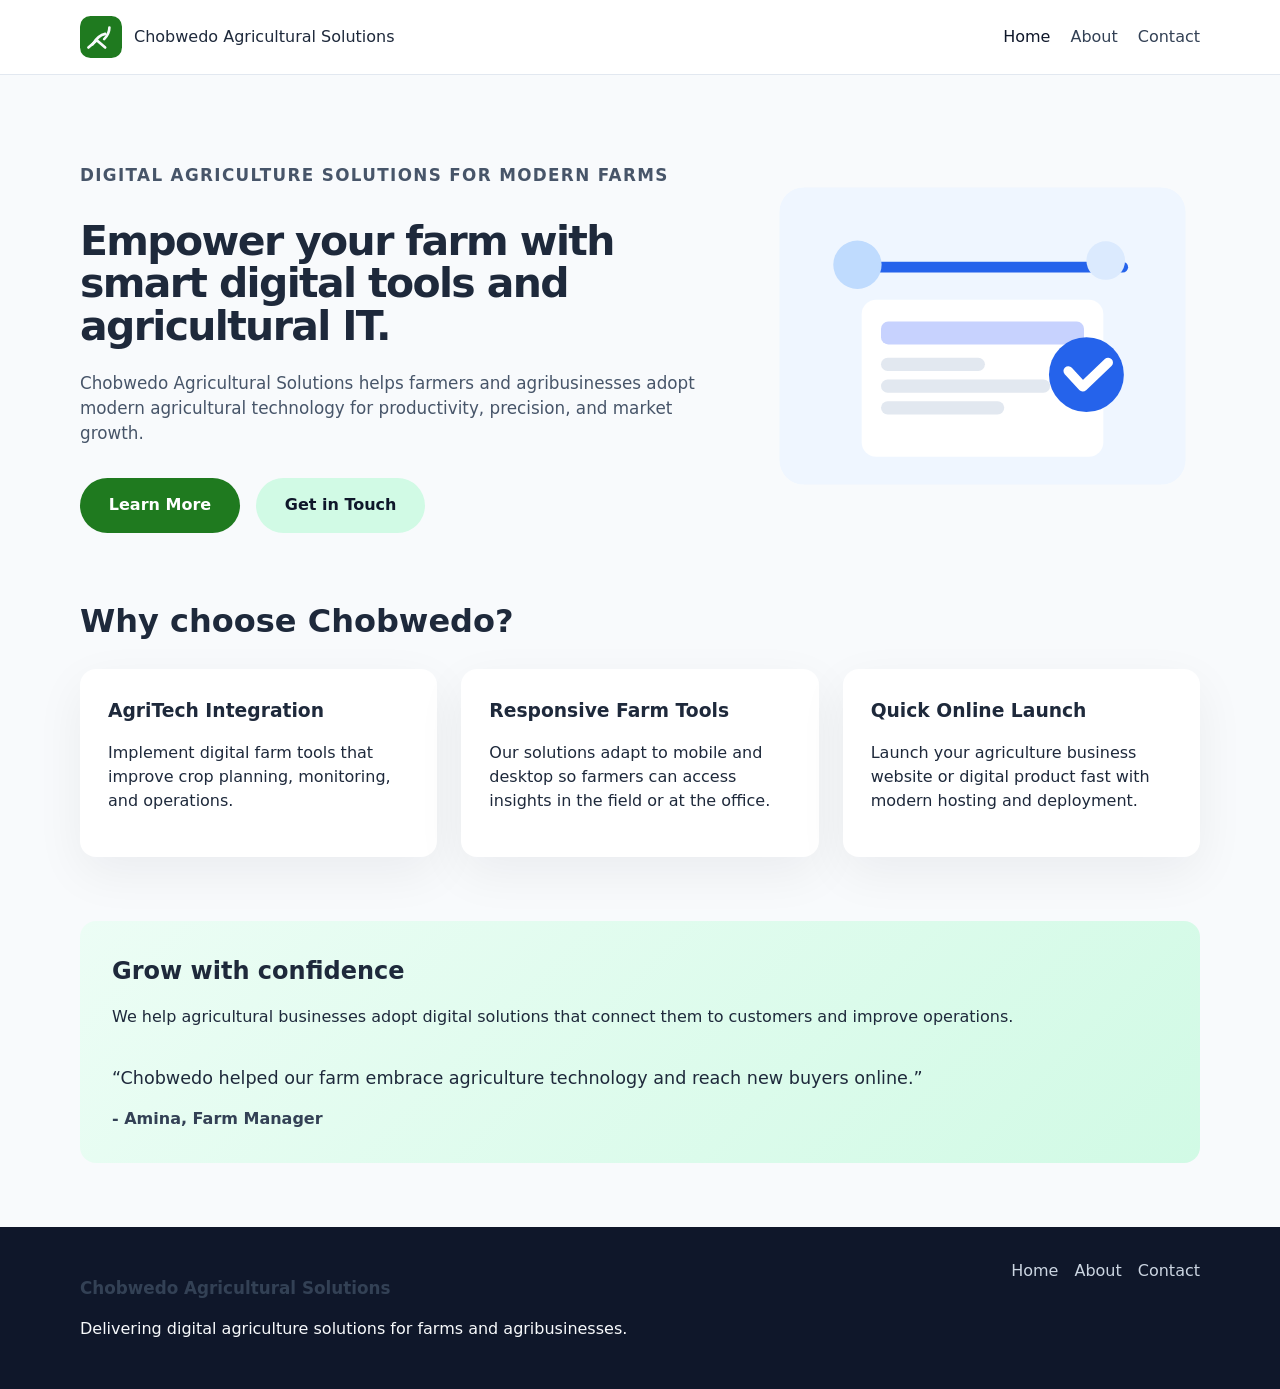
<file: website/index.html>
<!DOCTYPE html>
<html lang="en">
<head>
  <meta charset="UTF-8" />
  <meta name="viewport" content="width=device-width, initial-scale=1.0" />
  <title>Chobwedo AgriculturalAgricultural Solutions | Home</title>
  <link rel="stylesheet" href="styles.css" />
</head>
<body>
  <header class="site-header">
    <div class="container header-inner">
      <a href="index.html" class="brand">
        <img src="assets/logo.svg" alt="Chobwedo Agricultural Solutions logo" class="logo" />
        <span>Chobwedo Agricultural Solutions</span>
      </a>
      <button class="menu-toggle" aria-label="Open navigation">
        <span></span>
        <span></span>
        <span></span>
      </button>
      <nav class="site-nav">
        <a href="index.html" class="nav-link active">Home</a>
        <a href="about.html" class="nav-link">About</a>
        <a href="contact.html" class="nav-link">Contact</a>
      </nav>
    </div>
  </header>

  <main>
    <section class="hero-section">
      <div class="container hero-grid">
        <div class="hero-copy">
          <p class="eyebrow">Digital agriculture solutions for modern farms</p>
          <h1>Empower your farm with smart digital tools and agricultural IT.</h1>
          <p>Chobwedo Agricultural Solutions helps farmers and agribusinesses adopt modern agricultural technology for productivity, precision, and market growth.</p>
          <div class="hero-actions">
            <a href="about.html" class="btn btn-primary">Learn More</a>
            <a href="contact.html" class="btn btn-secondary">Get in Touch</a>
          </div>
        </div>
        <div class="hero-image">
          <img src="assets/product-hero.svg" alt="Agricultural technology illustration" />
        </div>
      </div>
    </section>

    <section class="features-section">
      <div class="container">
        <h2>Why choose Chobwedo?</h2>
        <div class="feature-grid">
          <article class="feature-card">
            <h3>AgriTech Integration</h3>
            <p>Implement digital farm tools that improve crop planning, monitoring, and operations.</p>
          </article>
          <article class="feature-card">
            <h3>Responsive Farm Tools</h3>
            <p>Our solutions adapt to mobile and desktop so farmers can access insights in the field or at the office.</p>
          </article>
          <article class="feature-card">
            <h3>Quick Online Launch</h3>
            <p>Launch your agriculture business website or digital product fast with modern hosting and deployment.</p>
          </article>
        </div>
      </div>
    </section>

    <section class="testimonial-section">
      <div class="container testimonial-card">
        <div>
          <h2>Grow with confidence</h2>
          <p>We help agricultural businesses adopt digital solutions that connect them to customers and improve operations.</p>
        </div>
        <div class="testimonial-meta">
          <p>“Chobwedo helped our farm embrace agriculture technology and reach new buyers online.”</p>
          <span>- Amina, Farm Manager</span>
        </div>
      </div>
    </section>
  </main>

  <footer class="site-footer">
    <div class="container footer-grid">
      <div>
        <p class="footer-brand">Chobwedo Agricultural Solutions</p>
        <p>Delivering digital agriculture solutions for farms and agribusinesses.</p>
      </div>
      <div class="footer-links">
        <a href="index.html">Home</a>
        <a href="about.html">About</a>
        <a href="contact.html">Contact</a>
      </div>
    </div>
  </footer>

  <script src="script.js"></script>
</body>
</html>
</file>
<file: website/styles.css>
:root {
  color-scheme: light;
  font-family: Inter, system-ui, -apple-system, BlinkMacSystemFont, "Segoe UI", sans-serif;
  font-size: 16px;
  line-height: 1.5;
  color: #1e293b;
  background: #f8fafc;
}

* {
  box-sizing: border-box;
}

html {
  scroll-behavior: smooth;
}

body {
  margin: 0;
  min-height: 100vh;
}

img {
  max-width: 100%;
  display: block;
}

button,
input,
textarea {
  font: inherit;
}

.container {
  width: min(1120px, calc(100% - 2rem));
  margin: 0 auto;
}

.site-header {
  background: #ffffff;
  border-bottom: 1px solid #e2e8f0;
  position: sticky;
  top: 0;
  z-index: 10;
}

.header-inner {
  display: flex;
  align-items: center;
  justify-content: space-between;
  gap: 1rem;
  padding: 1rem 0;
}

.brand {
  display: flex;
  align-items: center;
  gap: 0.75rem;
  text-decoration: none;
  color: inherit;
}

.logo {
  width: 42px;
  height: 42px;
}

.site-nav {
  display: flex;
  align-items: center;
  gap: 1.25rem;
}

.nav-link {
  color: #334155;
  text-decoration: none;
  font-weight: 500;
}

.nav-link.active,
.nav-link:hover {
  color: #0f172a;
}

.menu-toggle {
  display: none;
  width: 2rem;
  height: 2rem;
  border: none;
  background: transparent;
  flex-direction: column;
  justify-content: space-between;
  padding: 0;
  cursor: pointer;
}

.menu-toggle span {
  display: block;
  height: 3px;
  border-radius: 999px;
  width: 100%;
  background: #0f172a;
}

.hero-section {
  padding: 4rem 0 2rem;
}

.hero-grid {
  display: grid;
  grid-template-columns: 1.2fr 0.8fr;
  align-items: center;
  gap: 2rem;
}

.eyebrow {
  margin: 0 0 1rem;
  color: #1f7a1f;
  font-weight: 700;
  letter-spacing: 0.08em;
  text-transform: uppercase;
  font-size: 0.85rem;
}

h1,
h2,
h3 {
  margin: 0;
}

h1 {
  font-size: clamp(2.4rem, 3.2vw, 4rem);
  line-height: 1.03;
  letter-spacing: -0.04em;
}

.hero-copy p,
.content-section p,
.testimonial-meta p,
.contact-details p,
.footer-brand {
  color: #334155;
}

.hero-copy p {
  max-width: 42rem;
  margin: 1.5rem 0 2rem;
  font-size: 1.05rem;
  color: #475569;
}

.hero-actions {
  display: flex;
  flex-wrap: wrap;
  gap: 1rem;
}

.btn {
  display: inline-flex;
  align-items: center;
  justify-content: center;
  border-radius: 999px;
  padding: 0.95rem 1.8rem;
  text-decoration: none;
  font-weight: 600;
  transition: transform 0.2s ease, background-color 0.2s ease;
}

.btn:hover {
  transform: translateY(-1px);
}

.btn-primary {
  background: #1f7a1f;
  color: white;
}

.btn-secondary {
  background: #d1fae5;
  color: #0f172a;
}

.features-section,
.content-section,
.testimonial-section {
  padding: 2rem 0;
}

.features-section h2,
.partners-section h2 {
  font-size: 2rem;
  margin-bottom: 1.5rem;
}

.feature-grid {
  display: grid;
  grid-template-columns: repeat(3, minmax(0, 1fr));
  gap: 1.5rem;
}

.feature-card {
  padding: 1.75rem;
  border-radius: 1rem;
  background: #ffffff;
  box-shadow: 0 16px 50px rgba(15, 23, 42, 0.06);
}

.feature-card h3 {
  margin-bottom: 0.85rem;
}

.testimonial-section {
  padding-bottom: 4rem;
}

.testimonial-card {
  background: linear-gradient(135deg, #ecfdf5 0%, #d1fae5 100%);
  padding: 2rem;
  border-radius: 1rem;
  display: grid;
  gap: 1.25rem;
}

.testimonial-meta p {
  font-size: 1.1rem;
  margin: 0;
  color: #1e293b;
}

.testimonial-meta span {
  display: inline-block;
  margin-top: 1rem;
  color: #334155;
  font-weight: 600;
}

.page-hero {
  padding: 3.5rem 0 1.5rem;
  background: #ffffff;
}

.page-hero--secondary {
  background: #f8fafc;
}

.page-hero h1 {
  font-size: clamp(2rem, 3vw, 3rem);
  margin-bottom: 1rem;
}

.page-hero p {
  max-width: 42rem;
  color: #475569;
}

.about-grid,
.contact-grid {
  display: grid;
  grid-template-columns: 1.1fr 0.9fr;
  gap: 2rem;
  align-items: start;
}

.about-copy {
  display: grid;
  gap: 1rem;
}

.about-copy ul {
  margin: 0;
  padding-left: 1.25rem;
}

.about-copy li {
  margin-bottom: 0.75rem;
}

.about-image,
.hero-image {
  display: grid;
  place-items: center;
}

.contact-details,
.contact-form {
  background: #ffffff;
  padding: 2rem;
  border-radius: 1rem;
  box-shadow: 0 20px 60px rgba(15, 23, 42, 0.05);
}

.contact-details h2,
.contact-form h2 {
  margin-top: 0;
}

.contact-details dl {
  margin: 1rem 0 0;
}

.contact-details dt {
  font-weight: 700;
  margin-top: 1rem;
}

.contact-details dd {
  margin: 0.25rem 0 0;
  color: #475569;
}

.contact-form label {
  display: grid;
  gap: 0.5rem;
  margin-bottom: 1rem;
  color: #334155;
}

.contact-form input,
.contact-form textarea {
  border: 1px solid #cbd5e1;
  border-radius: 0.75rem;
  padding: 0.95rem 1rem;
  background: #f8fafc;
}

.contact-form button {
  border: none;
  width: 100%;
}

.site-footer {
  background: #0f172a;
  color: #f8fafc;
  padding: 2rem 0;
}

.footer-grid {
  display: flex;
  justify-content: space-between;
  gap: 2rem;
  align-items: flex-start;
}

.footer-brand {
  font-weight: 700;
  font-size: 1.05rem;
  margin-bottom: 0.75rem;
}

.footer-links {
  display: flex;
  flex-wrap: wrap;
  gap: 1rem;
}

.footer-links a {
  color: #cbd5e1;
  text-decoration: none;
}

.footer-links a:hover {
  color: #ffffff;
}

@media (max-width: 900px) {
  .hero-grid,
  .feature-grid,
  .about-grid,
  .contact-grid,
  .footer-grid {
    grid-template-columns: 1fr;
  }

  .site-nav {
    gap: 1rem;
  }
}

@media (max-width: 720px) {
  .container {
    width: min(100%, calc(100% - 1.5rem));
  }

  .header-inner {
    flex-wrap: wrap;
  }

  .menu-toggle {
    display: flex;
  }

  .site-nav {
    width: 100%;
    flex-direction: column;
    align-items: flex-start;
    display: none;
    padding-top: 1rem;
  }

  .site-nav.open {
    display: flex;
  }

  .hero-actions {
    flex-direction: column;
  }
}
</file>
